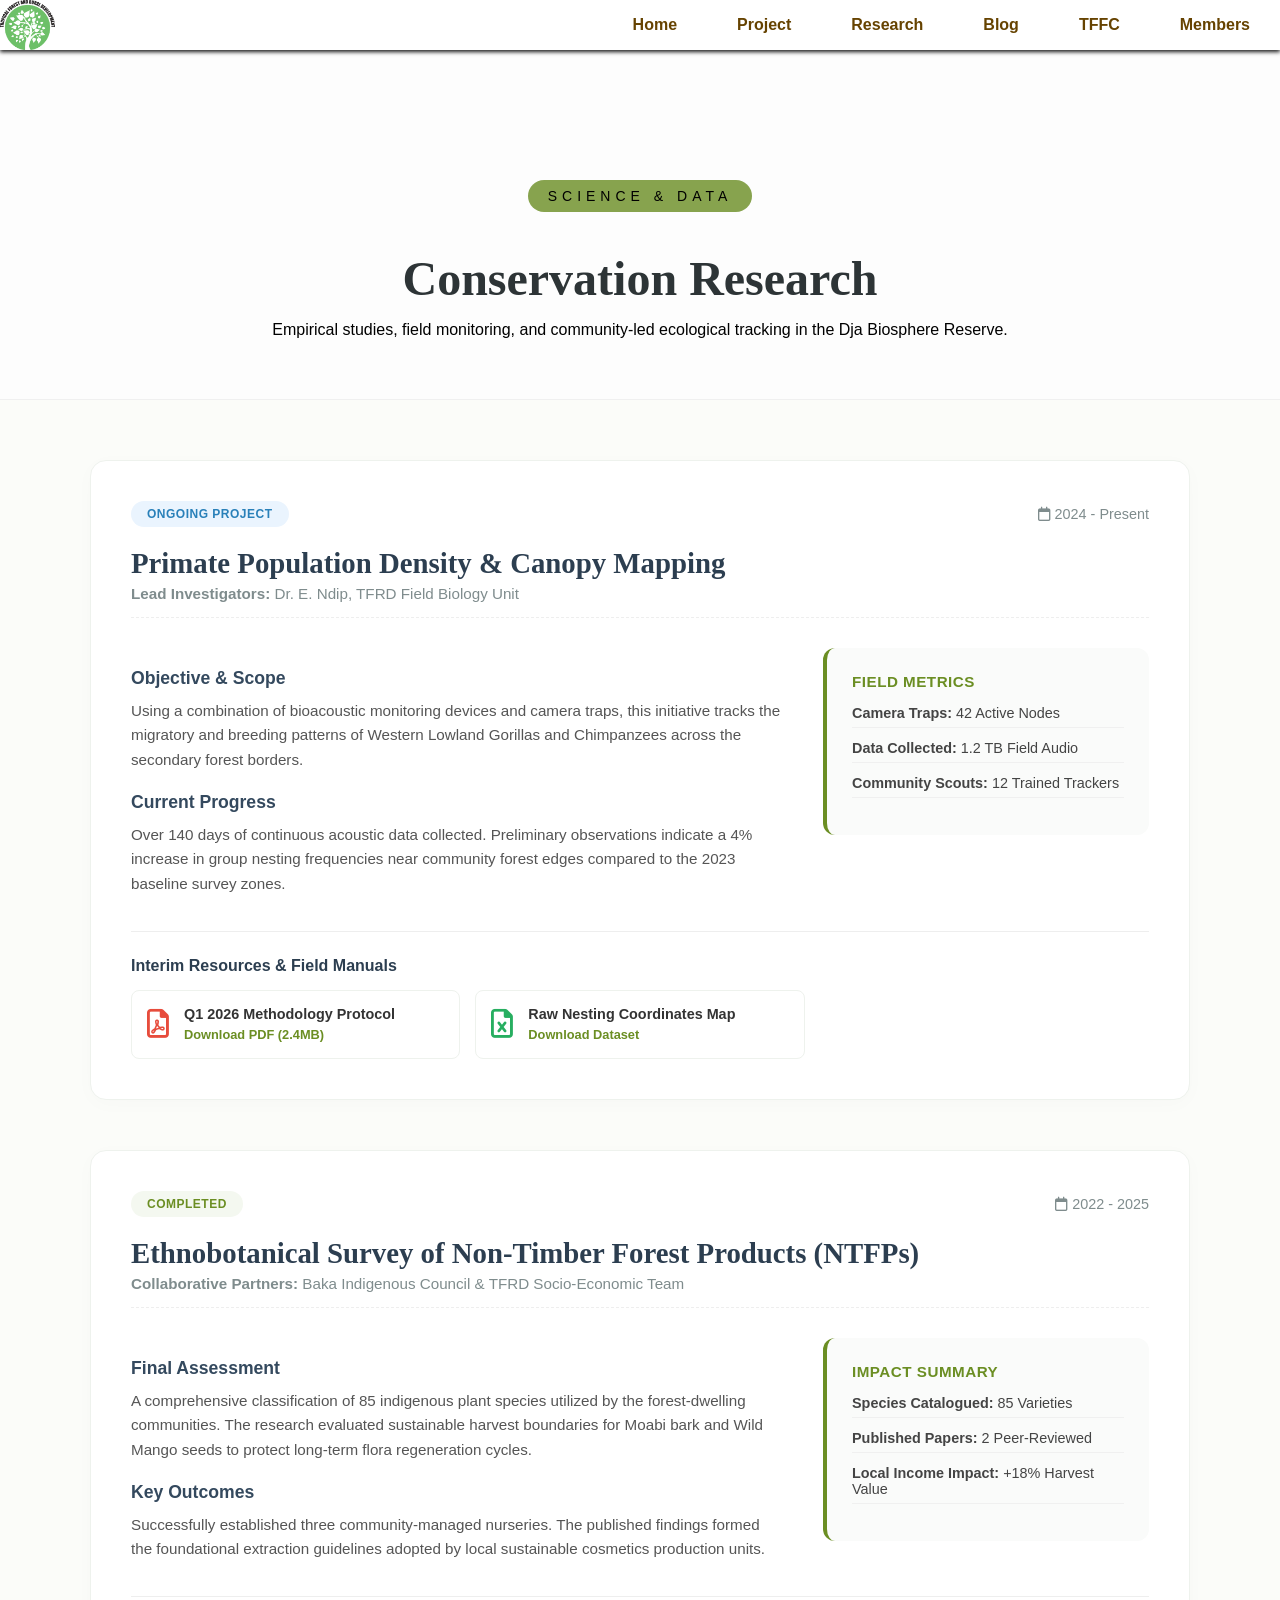
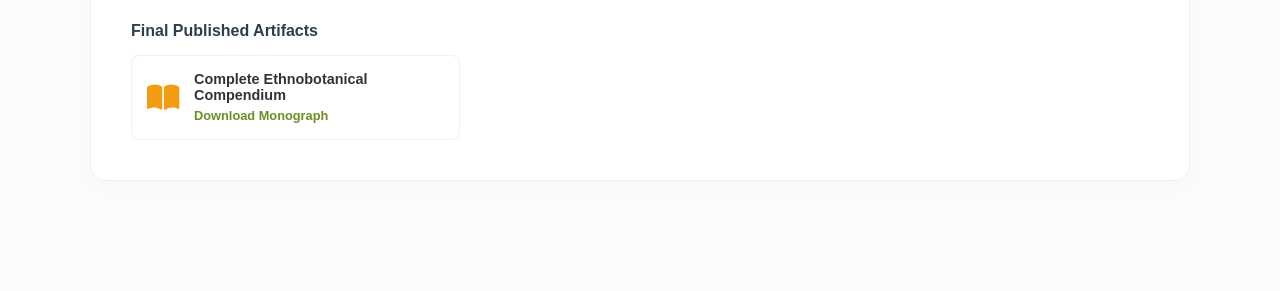
<file: research.html>
<!DOCTYPE html>
<html lang="en">
<head>
    <meta charset="UTF-8">
    <meta name="viewport" content="width=device-width, initial-scale=1.0">
    <title>TFRD | Research & Conservation Science</title>
    <link rel="stylesheet" href="style.css">
    <link rel="stylesheet" href="https://cdnjs.cloudflare.com/ajax/libs/font-awesome/6.0.0/css/all.min.css">
</head>
    <script>
      function showSlidebar(){
        const sidebar = document.querySelector('.sidebar')
        sidebar.style.display = 'flex'
    }
     function hideSlidebar(){
        const sidebar = document.querySelector('.sidebar')
        sidebar.style.display = 'none'
    }
    </script>
<body>

        <nav>
         <button class="burger" onclick = showSlidebar()><svg xmlns="http://www.w3.org/2000/svg" height="40px" viewBox="0 -960 960 960" width="40px" fill="#F19E39"><path d="M120-240v-66.67h720V-240H120Zm0-206.67v-66.66h720v66.66H120Zm0-206.66V-720h720v66.67H120Z"/></svg></button>
         <Ul class="sidebar">
            <li onclick = hideSlidebar()><svg xmlns="http://www.w3.org/2000/svg" height="50px" viewBox="0 -960 960 960" width="40px" fill="#F19E39"><path d="m251.33-204.67-46.66-46.66L433.33-480 204.67-708.67l46.66-46.66L480-526.67l228.67-228.66 46.66 46.66L526.67-480l228.66 228.67-46.66 46.66L480-433.33 251.33-204.67Z"/></svg></li>
            <li><a href="index.html">Home</a></li>
            <li><a href="project.html">Project</a></li>
            <li><a href="research.html">Research</a></li>
            <li><a href="index.html#blog">Blog</a></li>
            <li><a href="tffc.html">TFFC</a></li>
            <li><a href="index.html#member">Members</a></li>
        </Ul>

       <Ul class="desktop-nav">
             <li><img  src="IMAGE/TFRD-logo.png" width="55px"></image></li>
            <li class="hideOnMobile"><a href="index.html">Home</a></li>
            <li class="hideOnMobile"><a href="project.html">Project</a></li>
            <li class="hideOnMobile"><a href="research.html">Research</a></li>
            <li class="hideOnMobile"><a href="index.html#blog">Blog</a></li>
            <li class="hideOnMobile"><a href="tffc.html">TFFC</a></li>
            <li class="hideOnMobile"><a href="index.html#member">Members</a></li>
            
        </Ul>
    </nav>

    <header class="research-hero-banner">
        <div class="hero-inner">
            <span class="welcome-tag">Science & Data</span>
            <h1>Conservation Research</h1>
            <p>Empirical studies, field monitoring, and community-led ecological tracking in the Dja Biosphere Reserve.</p>
        </div>
    </header>

    <main class="research-container">

        <section class="research-item-block ongoing">
            <div class="research-meta-header">
                <span class="status-badge status-ongoing">Ongoing Project</span>
                <span class="research-timeline"><i class="fa-regular fa-calendar"></i> 2024 - Present</span>
            </div>
            
            <h2 class="research-title">Primate Population Density & Canopy Mapping</h2>
            <p class="research-lead"><strong>Lead Investigators:</strong> Dr. E. Ndip, TFRD Field Biology Unit</p>
            
            <div class="research-body-grid">
                <div class="research-text-content">
                    <h3>Objective & Scope</h3>
                    <p>Using a combination of bioacoustic monitoring devices and camera traps, this initiative tracks the migratory and breeding patterns of Western Lowland Gorillas and Chimpanzees across the secondary forest borders.</p>
                    
                    <h3>Current Progress</h3>
                    <p>Over 140 days of continuous acoustic data collected. Preliminary observations indicate a 4% increase in group nesting frequencies near community forest edges compared to the 2023 baseline survey zones.</p>
                </div>

                <div class="research-sidebar-metrics">
                    <div class="metric-card">
                        <h4>Field Metrics</h4>
                        <ul>
                            <li><strong>Camera Traps:</strong> 42 Active Nodes</li>
                            <li><strong>Data Collected:</strong> 1.2 TB Field Audio</li>
                            <li><strong>Community Scouts:</strong> 12 Trained Trackers</li>
                        </ul>
                    </div>
                </div>
            </div>

            <div class="research-attached-files">
                <h4>Interim Resources & Field Manuals</h4>
                <div class="research-download-grid">
                    <div class="r-file-card">
                        <i class="fa-regular fa-file-pdf pdf-color"></i>
                        <div class="r-file-details">
                            <h5>Q1 2026 Methodology Protocol</h5>
                            <a href="documents/methodology-2026.pdf" download>Download PDF (2.4MB)</a>
                        </div>
                    </div>
                    <div class="r-file-card">
                        <i class="fa-regular fa-file-excel excel-color"></i>
                        <div class="r-file-details">
                            <h5>Raw Nesting Coordinates Map</h5>
                            <a href="documents/nesting-coordinates.xlsx" download>Download Dataset</a>
                        </div>
                    </div>
                </div>
            </div>
        </section>


        <section class="research-item-block completed">
            <div class="research-meta-header">
                <span class="status-badge status-completed">Completed</span>
                <span class="research-timeline"><i class="fa-regular fa-calendar"></i> 2022 - 2025</span>
            </div>
            
            <h2 class="research-title">Ethnobotanical Survey of Non-Timber Forest Products (NTFPs)</h2>
            <p class="research-lead"><strong>Collaborative Partners:</strong> Baka Indigenous Council & TFRD Socio-Economic Team</p>
            
            <div class="research-body-grid">
                <div class="research-text-content">
                    <h3>Final Assessment</h3>
                    <p>A comprehensive classification of 85 indigenous plant species utilized by the forest-dwelling communities. The research evaluated sustainable harvest boundaries for Moabi bark and Wild Mango seeds to protect long-term flora regeneration cycles.</p>
                    
                    <h3>Key Outcomes</h3>
                    <p>Successfully established three community-managed nurseries. The published findings formed the foundational extraction guidelines adopted by local sustainable cosmetics production units.</p>
                </div>

                <div class="research-sidebar-metrics">
                    <div class="metric-card">
                        <h4>Impact Summary</h4>
                        <ul>
                            <li><strong>Species Catalogued:</strong> 85 Varieties</li>
                            <li><strong>Published Papers:</strong> 2 Peer-Reviewed</li>
                            <li><strong>Local Income Impact:</strong> +18% Harvest Value</li>
                        </ul>
                    </div>
                </div>
            </div>

            <div class="research-attached-files">
                <h4>Final Published Artifacts</h4>
                <div class="research-download-grid">
                    <div class="r-file-card">
                        <i class="fa-solid fa-book-open book-color"></i>
                        <div class="r-file-details">
                            <h5>Complete Ethnobotanical Compendium</h5>
                            <a href="documents/ntfp-compendium-final.pdf" download>Download Monograph</a>
                        </div>
                    </div>
                </div>
            </div>
        </section>

    </main>

</body>
</html>
</file>
<file: style.css>
*{
    margin: 0;
    padding: 0;
}
body{
    min-height: 100vh;
    font-family: 'Segoe UI', Tahoma, Geneva, Verdana, sans-serif;
    background-color: #fbfcf9;
}

.S2{
    background-image: url(goldenrod.jpg);
    background-size: cover;
    background-repeat: no-repeat;
    background-position: center;
    min-height: 100vh;
    align-content: center;
}
nav{
  
    
    box-shadow: 3px 3px 5px rgba(0, 0, 0, 0.1);
   
}
nav ul{
    width: 100%;
    list-style: none;
    display: flex;
    justify-content: flex-end;
}
nav li{
    height: 50px;
    align-content: center;
    font-weight: bolder;
    border-radius: 30px;
}
nav a{
    height: 100%;
    padding: 0 30px;
    text-decoration: none;
    align-items: center;
    color: rgb(102, 67, 1);
}
nav li:hover{
    background-color: rgb(248, 214, 141);
}
nav li:first-child{
    margin-right: auto;
    text-decoration: solid;
}

.desktop-nav{
  position: -webkit-sticky;
  position: fixed;
  top: 0;
  left: 0;
  right: 0;
  z-index: 1000;
  background-color: white;
  box-shadow: #1a1a1a 0px 2px 4px;
}
.burger{
    position: fixed;
    top: 12px;
    right: 12px;
    margin: 0;
    border: none;
    cursor: pointer;
    background-color: white;
    border-radius: 5px;
    width: 50px;
    height: 50px;
    z-index: 1001;
    display: none;
}

.sidebar{
    position: fixed;
    top: 0;
    right: 0;
    height: 100vh;
    width: min(280px, 90vw);
    z-index: 999;
    background-color: rgba(225, 225, 225, 0.95);
    backdrop-filter: blur(10px);
    box-shadow: -10px 0 10px rgba(0, 0, 0, 0.2);
    display: none;
    flex-direction: column;
    align-items: flex-start;
    justify-content: flex-start;
    padding: 1rem;
}
.sidebar li{
    width: 100%;
    margin-bottom: 0.75rem;
}
.sidebar a{
    width: 100%;
    display: block;
    padding: 0.75rem 1rem;
}
.container{
    justify-content: center;
    display: grid;
    align-content: center;
    overflow-x: hidden;
    padding: 1rem;
}
.wrapper{
    display: flex;
    gap: 20px;
    width: 100%;
    overflow-x: auto;
    scroll-snap-type: x proximity;
    border-radius: 14px;
    align-content: center;
    padding-bottom: 1rem;
}
.card{
    scroll-snap-align: center;
    box-sizing: border-box;
    padding: 20px 30px;
    flex-shrink: 0;
    width: min(400px, 100%);
    max-width: 100%;
    background-color: rgba(250, 246, 246, 0.95);
    border-radius: 14px;
    text-align: center;
    justify-content: center;
}
.image{
    border-radius: 14px;
    background-repeat: no-repeat;
    background-position: center;
    height: 30vh;
    width: 100%;
    justify-content: center;
}
.card1{
    scroll-snap-align: center;
    box-sizing: border-box;
    padding: 20px 30px;
    flex-shrink: 0;
    width: min(400px, 100%);
    max-width: 100%;
    border-radius: 14px;
    text-align: center;
    align-items: center;
}
.buttonX,
.buttonY{
    min-width: 140px;
    width: 100%;
    max-width: 220px;
    border-radius: 35px;
    border-color: darkgoldenrod;
    backdrop-filter: blur(2px);
}
.buttonX{
    height: 9vh;
    background-color: rgba(241, 241, 241, 0.055);
    margin-right: 0;
}
.buttonY{
    height: 9vh;
    background-color: rgb(233, 155, 12);
}
.menu-button{
    display: block;
}
@media (max-width: 1000px) {
    nav ul{
        flex-wrap: wrap;
        justify-content: center;
    }
    nav li{
        margin: 0.25rem;
    }
    nav a{
        padding: 0.75rem 16px;
    }
}

@media (max-width: 700px) {
    .desktop-nav{
        display: none;
    }
    .burger{
        display: block;
    }
    .sidebar{
        width: 100%;
    }
    .wrapper{
        gap: 16px;
    }
    .card,
    .card1{
        padding: 16px;
    }
    .buttonX,
    .buttonY{
        min-width: auto;
        width: 100%;
        max-width: none;
    }
}

/*hero styling */
@import url('https://fonts.googleapis.com/css2?family=Playfair+Display:wght@700&family=Poppins:wght@300;400;600&display=swap');

    .welcome-hero {
      position: relative;
      min-height: 100vh;
      display: flex;
      align-items: center;
      justify-content: center;
      padding: 0 20px;
      /* Split background representing Food (left) and Cosmetics (right) */
     background-image: url(IMAGE/TFRD.jpg);
      background-size: cover;
      background-position: center;
      color: #fff;
      text-align: center;
      overflow: hidden;
    }

  
    .welcome-tag {
      font-family: 'Poppins', sans-serif;
      text-transform: uppercase;
      letter-spacing: 5px;
      font-size: 14px;
      background: rgba(107, 142, 35, 0.8); /* Sage Green */
      padding: 8px 20px;
      border-radius: 50px;
      display: inline-block;
      margin-bottom: 24px;
      margin-top: 60px;
    }

    .hero-title {
      font-family: 'Playfair Display', serif;
      font-size: clamp(30px, 5vw, 80px); /* Fluid typography */
      line-height: 1.1;
      margin-bottom: 25px;
      text-shadow: 2px 4px 10px rgba(0,0,0,0.3);
    }

    .hero-title span {
      color: #d4a373; /* Golden Glow */
      font-style: italic;
      font-size:larger
    }

    .hero-description {
      font-family:cursive;
      font-size: 30px;
      line-height: 1.6;
      max-width: 700px;
      margin: 0 auto 40px;
      color: #f0f0f0;
    }

    .hero-btns {
      display: flex;
      gap: 20px;
      justify-content: center;
      flex-wrap: wrap;
    }

    .btn {
      padding: 18px 35px;
      font-family: 'Poppins', sans-serif;
      font-weight: 600;
      text-decoration: none;
      border-radius: 5px;
      transition: all 0.3s ease;
      font-size: 16px;
      min-width: 200px;
    }

    .btn-primary {
      background-color: #6b8e23; /* Sage Green */
      color: white;
    }

    .btn-secondary {
      background-color: transparent;
      color: white;
      border: 2px solid white;
      backdrop-filter: blur(5px);
    }

    .btn:hover {
      transform: translateY(-5px);
      box-shadow: 0 10px 20px rgba(0,0,0,0.2);
    }

    .btn-primary:hover {
      background-color: #556b2f;
    }

    .btn-secondary:hover {
      background-color: white;
      color: #2d3436;
    }

/* About Section Styling */
.about-section {
    padding: 100px 5%;
    background-color: #fdfdfd;
    overflow: hidden;
}

.about-container {
    max-width: auto;
    margin: 0 auto;
}

.about-grid {
    display: grid;
    grid-template-columns: 1.5fr 1fr;
    gap: 90px;
    align-items: center;
}

.section-title {
    font-family: 'Playfair Display', serif;
    font-size: 3rem;
    color: #2d3436;
    margin-bottom: 20px;
}

.about-lead {
    font-size: 1.2rem;
    color: #555;
    margin-bottom: 30px;
    font-weight: 500;
}

.mission-vision {
    display: grid;
    gap: 30px;
    margin-bottom: 30px;
}

.mv-item h3 {
    color: #6b8e23;
    font-family: 'Poppins', sans-serif;
    margin-bottom: 10px;
    border-left: 3px solid #d4a373;
    padding-left: 10px;
}

.mv-item p {
    font-size: 0.95rem;
    line-height: 1.5;
    color: #666;
}

/* Hidden Content Style */
.extra-content {
    display: none;
    padding: 20px;
    background: #f0f4e8;
    border-radius: 8px;
    margin-bottom: 30px;
    border-left: 4px solid #6b8e23;
    animation: fadeIn 0.5s ease;
}

.about-btns {
    display: flex;
    gap: 15px;
}


.btn-outline {
    border: 2px solid #6b8e23;
    color: #6b8e23;
    padding: 18px 35px;
    text-decoration: none;
    border-radius: 5px;
    font-weight: 600;
    text-align: center;
}


.btn-partner {
    background-color: #6b8e23;
    color: white;
    padding: 18px 35px;
    text-decoration: none;
    border-radius: 5px;
    font-weight: 600;
    text-align: center;
}
.btn-project {
    background-color: transparent;
    color: #6b8e23;
    border: 2px solid #6b8e23;
    padding: 18px 35px;
    text-decoration: none;
    border-radius: 5px;
    font-weight: 600;
    text-align: center;
}

/* Image Side */
.about-image-box {
    position: relative;
}

.about-img {
    width: 100%;
    border-radius: 20px;
    box-shadow: 20px 20px 0px #f8d68d;
}

.experience-badge {
    position: absolute;
    bottom: -20px;
    left: -20px;
    background: #6b8e23;
    color: white;
    padding: 20px;
    border-radius: 15px;
    text-align: center;
    box-shadow: 0 10px 20px rgba(0,0,0,0.1);
}

.experience-badge .years {
    display: block;
    font-size: 2rem;
    font-weight: bold;
}

@keyframes fadeIn {
    from { opacity: 0; transform: translateY(10px); }
    to { opacity: 1; transform: translateY(0); }
}

/* Responsive */
@media (max-width: 680px) {
    .about-grid {
        grid-template-columns: 1fr;
    }
    .about-image-box {
        order: -1;
        margin-bottom: 40px;
    }
    .about-img {
    width: auto;
    width: 60%;
    }
    .about-text{ width: 70%;
    }
    .btn{
        width: 30px;
    }
    
}
    

/* Blog Section Styling */
.blog-section {
    padding: 80px 5%;
    background-color: #fff;
}

.blog-header {
    text-align: center;
    margin-bottom: 50px;
}

/* Filter Buttons */
.filter-group {
    margin-top: 25px;
    display: flex;
    justify-content: center;
    gap: 15px;
}

.filter-btn {
    padding: 10px 25px;
    border: 2px solid #6b8e23;
    background: transparent;
    color: #6b8e23;
    border-radius: 30px;
    cursor: pointer;
    font-weight: 600;
    transition: 0.3s ease;
}

.filter-btn.active, .filter-btn:hover {
    background: #6b8e23;
    color: white;
}

/* Blog Grid */
.blog-grid {
    display: grid;
    grid-template-columns: repeat(auto-fill, minmax(320px, 1fr));
    gap: 30px;
    margin-bottom: 60px;
}

.blog-card {
    background: #fdfdfd;
    border-radius: 15px;
    overflow: hidden;
    box-shadow: 0 10px 30px rgba(0,0,0,0.05);
    transition: transform 0.3s ease;
}

.blog-card:hover {
    transform: translateY(-10px);
}

.card-img-wrapper {
    position: relative;
    height: 220px;
}

.card-img-wrapper img {
    width: 100%;
    height: 100%;
    object-fit: cover;
}

.card-tag {
    position: absolute;
    top: 15px;
    left: 15px;
    background: #d4a373;
    color: white;
    padding: 5px 15px;
    border-radius: 5px;
    font-size: 0.8rem;
    font-weight: bold;
}

/* Ensure the wrapper handles the embedded video dimensions */
.card-img-wrapper iframe {
    width: 100%;
    height: 100%;
    object-fit: cover;
    border: none;
}

.tag-event { background: #6b8e23; }

.card-body {
    padding: 25px;
}

.post-date {
    font-size: 0.85rem;
    color: #888;
    display: block;
    margin-bottom: 10px;
}

.card-body h3 {
    font-family: 'Playfair Display', serif;
    margin-bottom: 15px;
    color: #2d3436;
}

.read-more {
    color: #6b8e23;
    text-decoration: none;
    font-weight: bold;
    font-size: 0.9rem;
}

/* Project CTA */
.blog-footer-cta {
    text-align: center;
    padding: 40px;
    background: #f8f1e5;
    border-radius: 15px;
}

.blog-footer-cta p {
    margin-bottom: 20px;
    font-size: 1.1rem;
    color: #555;
}

/* Member & Partners Styling */
.member-section {
    padding: 80px 5%;
    background-color: #f9f9f9;
}

.team-grid {
    display: grid;
    grid-template-columns: repeat(auto-fit, minmax(250px, 1fr));
    gap: 30px;
    margin-top: 50px;
}

.member-card {
    background: white;
    border-radius: 15px;
    padding: 20px;
    text-align: center;
    box-shadow: 0 4px 15px rgba(0,0,0,0.05);
    transition: all 0.4s ease;
    
}

.member-img {
    width: 150px;
    height: 150px;
    margin: 0 auto 20px;
    border-radius: 50%;
    overflow: hidden;
    border: 4px solid #f8d68d;
}

.member-img1 {
    width: 300px;
    height: 300px;
    
}

.member-img img {
    width: 100%;
    height: 100%;
    object-fit: cover;
}

.member-info h3 {
    font-family: 'Playfair Display', serif;
    color: #2d3436;
    margin-bottom: 5px;
}

.member-info span {
    color: #6b8e23;
    font-weight: 600;
    font-size: 0.9rem;
}

.load-more-container {
    text-align: center;
    margin-top: 40px;
}

/* Partners Section */
.section-divider {
    border: 0;
    height: 1px;
    background: linear-gradient(to right, transparent, #d4a373, transparent);
    margin: 80px 0;
}

.partners-area {
    text-align: center;
}

.partners-area h3 {
    font-family: 'Poppins', sans-serif;
    color: #888;
    text-transform: uppercase;
    letter-spacing: 2px;
    font-size: 1rem;
    margin-bottom: 40px;
}

.partner-logos {
    display: flex;
    justify-content: center;
    align-items: center;
    flex-wrap: wrap;
    gap: 50px;
}

.partner-logo {
    height: 60px;
    width: auto;
    opacity: 1;
    transition: 0.3s ease;
    border-radius:"100px";
}

.partner-logo:hover {
    opacity: 1;
    transform: scale(1.1);
}

/* Footer Styles */
.main-footer {
    background-color: #1a1a1a;
    color: #ffffff;
    padding: 80px 5% 20px;
    font-family: 'Poppins', sans-serif;
}

.footer-container {
    max-width: 1200px;
    margin: 0 auto;
    display: grid;
    grid-template-columns: repeat(auto-fit, minmax(250px, 1fr));
    gap: 40px;
    margin-bottom: 50px;
}

.footer-col h3 {
    color: #d4a373; /* Golden Glow */
    margin-bottom: 25px;
    font-size: 1.2rem;
}

.footer-logo {
    font-family: 'Playfair Display', serif;
    font-size: 2.5rem;
    color: #6b8e23;
    margin-bottom: 15px;
}

.footer-about {
    color: #bbb;
    line-height: 1.6;
    margin-bottom: 20px;
}

.contact-list {
    list-style: none;
    color: #bbb;
}

.contact-list li {
    margin-bottom: 15px;
}

/* Newsletter Form */
.footer-newsletter {
    display: flex;
    margin-top: 20px;
    margin-bottom: 25px;
}

.footer-newsletter input {
    padding: 12px;
    border: none;
    border-radius: 5px 0 0 5px;
    flex-grow: 1;
    outline: none;
}

.footer-newsletter button {
    background: #6b8e23;
    color: white;
    border: none;
    padding: 0 20px;
    border-radius: 0 5px 5px 0;
    cursor: pointer;
    transition: 0.3s;
}

.footer-newsletter button:hover {
    background: #d4a373;
}

/* Social Icons (using placeholders for background colors) */
.social-links {
    display: flex;
    gap: 12px;
}

.social-icon {
    width: 35px;
    height: 35px;
    background: #333;
    display: flex;
    align-items: center;
    justify-content: center;
    border-radius: 50%;
    transition: 0.3s;
    text-decoration: none;
}

.social-icon:hover {
    background: #d4a373;
    transform: translateY(-3px);
}


/* Footer Bottom */
.footer-bottom {
    border-top: 1px solid #333;
    padding-top: 20px;
    font-size: 0.85rem;
    color: #777;
}

.bottom-container {
    display: flex;
    justify-content: space-between;
    align-items: center;
    max-width: 1200px;
    margin: 0 auto;
}

.developer-tag {
    color: #d4a373;
    font-weight: bold;
}

.dev-logo{
    width: 50px;
    height: 50px;
    border-radius: 15%;
    align-items: center;
}

@media (max-width: 768px) {
    .bottom-container {
        flex-direction: column;
        gap: 10px;
        text-align: center;
    }
}

/* --- RESOURCE PAGE STYLES --- */

.resource-hero {
    background: linear-gradient(rgba(0,0,0,0.6), rgba(0,0,0,0.6)), url('pictures/leaves.jpg');
    background-size: cover;
    color: white;
    text-align: center;
    padding: 120px 5% 80px;
}

.section-title {
    text-align: center;
    margin: 50px 0;
    font-family: 'Playfair Display', serif;
    font-size: 2.5rem;
}

/* Download Grid */
.download-grid {
    display: flex;
    flex-wrap: wrap;
    gap: 30px;
    padding: 0 5%;
}

.download-card {
    background: #fdfdfd;
    border: 1px solid #eee;
    padding: 25px;
    border-radius: 12px;
    display: flex;
    align-items: center;
    gap: 20px;
    transition: 0.3s;
}

.download-card:hover {
    box-shadow: 0 10px 20px rgba(0,0,0,0.05);
    border-color: #6b8e23;
}

.file-icon {
    font-size: 3rem;
    color: #e74c3c; /* PDF Red */
}

.download-btn {
    display: inline-block;
    margin-top: 10px;
    color: #6b8e23;
    text-decoration: none;
    font-weight: bold;
}

/* --- LIBRARY SECTION STYLES --- */

.books-library-section {
    padding: 80px 5%;
    background-color: #fcfcfc;
}

/* 1. Filters */
.book-filters {
    display: flex;
    justify-content: center;
    gap: 15px;
    margin-bottom: 50px;
    flex-wrap: wrap;
}

.b-filter {
    background: white;
    border: 1px solid #ddd;
    padding: 8px 20px;
    border-radius: 30px;
    cursor: pointer;
    font-weight: 500;
    transition: 0.3s;
}

.b-filter.active, .b-filter:hover {
    background: #6b8e23;
    color: white;
    border-color: #6b8e23;
}

/* 2. Grid Layout */
.library-grid {
    display: grid;
    /* Fits many books; min width 220px per book */
    grid-template-columns: repeat(auto-fill, minmax(220px, 1fr));
    gap: 40px;
}

/* 3. Book Card */
.book-item {
    background: white;
    border-radius: 12px;
    overflow: hidden;
    transition: transform 0.3s ease;
    border: 1px solid #f0f0f0;
    display: flex;
    flex-direction: column;
}

.book-item:hover {
    transform: translateY(-10px);
}

.book-cover {
    position: relative;
    height: 300px; /* Traditional book proportions */
    background: #eee;
    overflow: hidden;
}

.book-cover img {
    width: 100%;
    height: 100%;
    object-fit: cover;
}

/* Overlay Effect */
.book-overlay {
    position: absolute;
    top: 0; left: 0;
    width: 100%; height: 100%;
    background: rgba(45, 52, 54, 0.7);
    display: flex;
    align-items: center;
    justify-content: center;
    opacity: 0;
    transition: 0.3s;
}

.book-item:hover .book-overlay {
    opacity: 1;
}

.btn-preview {
    background: white;
    color: #333;
    padding: 10px 20px;
    text-decoration: none;
    border-radius: 5px;
    font-weight: bold;
}

/* Book Meta Data */
.book-meta {
    padding: 20px;
    flex-grow: 1;
    display: flex;
    flex-direction: column;
}

.book-tag {
    font-size: 0.7rem;
    text-transform: uppercase;
    color: #6b8e23;
    letter-spacing: 1px;
    font-weight: 700;
    margin-bottom: 8px;
}

.book-meta h3 {
    font-size: 1.1rem;
    margin-bottom: 10px;
    color: #2d3436;
}

.book-meta p {
    font-size: 0.9rem;
    color: #666;
    margin-bottom: 20px;
    line-height: 1.4;
}

/* Actions Bar */
.book-actions {
    margin-top: auto;
    display: flex;
    justify-content: space-between;
    align-items: center;
    padding-top: 15px;
    border-top: 1px solid #eee;
}

.btn-request {
    background: #d4a373;
    color: white;
    border: none;
    padding: 8px 15px;
    border-radius: 5px;
    cursor: pointer;
    font-size: 0.85rem;
}

.btn-download-link {
    color: #6b8e23;
    font-size: 1.2rem;
}

/* Mobile Responsive */
@media (max-width: 480px) {
    .library-grid {
        grid-template-columns: 1fr 1fr; /* 2 books per row on mobile */
        gap: 15px;
    }
    .book-cover { height: 220px; }
    .book-meta h3 { font-size: 0.95rem; }
}

/* Donation Section */
.donate-section {
    padding: 100px 5%;
}

.donate-container {
    display: grid;
    grid-template-columns: 1fr 1fr;
    gap: 60px;
    align-items: center;
    max-width: 1100px;
    margin: 0 auto;
}

.payment-card {
    background: #fff;
    padding: 40px;
    border-radius: 25px;
    box-shadow: 0 20px 50px rgba(0,0,0,0.1);
    text-align: center;
}

.amount-selector {
    display: flex;
    justify-content: center;
    gap: 10px;
    margin: 20px 0;
}

.amt-btn {
    padding: 10px 15px;
    border: 1px solid #ddd;
    background: none;
    border-radius: 8px;
    cursor: pointer;
}

.amt-btn.active {
    background: #6b8e23;
    color: white;
    border-color: #6b8e23;
}

#customAmount {
    width: 100%;
    padding: 15px;
    margin: 20px 0;
    border-radius: 8px;
    border: 1px solid #ddd;
}

.pay-now-btn {
    width: 100%;
    padding: 18px;
    background: #d4a373;
    color: white;
    border: none;
    border-radius: 8px;
    font-size: 1.1rem;
    font-weight: bold;
    cursor: pointer;
}

.pay-icons {
    font-size: 1.5rem;
    margin: 15px 0;
    display: flex;
    justify-content: center;
    gap: 15px;
    color: #777;
}

/* Mobile Fix */
@media (max-width: 768px) {
    .donate-container { grid-template-columns: 1fr; text-align: center; }
    .book-card { flex-direction: column; }
    .book-img { width: 100%; height: 300px; }
}

/* ============================================================
   RESEARCH PAGE SPECIALIZED STYLES
   ============================================================ */

.research-hero-banner {
    padding: 120px 8% 60px;
    background: #fdfdfd;
    border-bottom: 1px solid #f0f0f0;
    text-align: center;
}

.research-hero-banner h1 {
    font-family: 'Playfair Display', serif;
    font-size: 3rem;
    color: #2d3436;
    margin: 15px 0;
}

.research-container {
    max-width: 1100px;
    margin: 0 auto;
    padding: 60px 5%;
}

/* Base block layout for each research topic */
.research-item-block {
    background: #ffffff;
    border: 1px solid #eef2ed;
    border-radius: 16px;
    padding: 40px;
    margin-bottom: 50px;
    box-shadow: 0 4px 20px rgba(0,0,0,0.02);
    transition: box-shadow 0.3s ease;
}

.research-item-block:hover {
    box-shadow: 0 10px 30px rgba(107, 142, 35, 0.06);
}

/* Status Headers */
.research-meta-header {
    display: flex;
    justify-content: space-between;
    align-items: center;
    margin-bottom: 20px;
}

.status-badge {
    font-size: 0.75rem;
    font-weight: 700;
    text-transform: uppercase;
    padding: 6px 16px;
    border-radius: 30px;
    letter-spacing: 0.5px;
}

.status-ongoing {
    background: #eaf4fe;
    color: #2980b9;
}

.status-completed {
    background: #f4f8f0;
    color: #6b8e23;
}

.research-timeline {
    font-size: 0.9rem;
    color: #7f8c8d;
}

.research-title {
    font-family: 'Playfair Display', serif;
    font-size: 1.8rem;
    color: #2c3e50;
    margin-bottom: 5px;
}

.research-lead {
    font-size: 0.95rem;
    color: #7f8c8d;
    margin-bottom: 30px;
    border-bottom: 1px dashed #eee;
    padding-bottom: 15px;
}

/* Two-column layout content per research item */
.research-body-grid {
    display: grid;
    grid-template-columns: 2fr 1fr;
    gap: 40px;
    margin-bottom: 35px;
}

.research-text-content h3 {
    font-size: 1.1rem;
    color: #34495e;
    margin: 20px 0 10px 0;
}

.research-text-content p {
    color: #555;
    line-height: 1.6;
    font-size: 0.95rem;
}

/* Side Metrics Cards */
.research-sidebar-metrics {
    background: #fafbfa;
    border-radius: 12px;
    padding: 25px;
    align-self: start;
    border-left: 4px solid #6b8e23;
}

.metric-card h4 {
    font-size: 0.95rem;
    text-transform: uppercase;
    color: #6b8e23;
    margin-bottom: 15px;
    letter-spacing: 0.5px;
}

.metric-card ul {
    list-style: none;
    padding: 0;
}

.metric-card ul li {
    font-size: 0.9rem;
    color: #444;
    margin-bottom: 12px;
    border-bottom: 1px solid #f0f0f0;
    padding-bottom: 6px;
}

/* Research Specific File Lists */
.research-attached-files {
    border-top: 1px solid #eee;
    padding-top: 25px;
}

.research-attached-files h4 {
    font-size: 1rem;
    color: #2c3e50;
    margin-bottom: 15px;
}

.research-download-grid {
    display: grid;
    grid-template-columns: repeat(auto-fill, minmax(280px, 1fr));
    gap: 15px;
}

.r-file-card {
    display: flex;
    align-items: center;
    gap: 15px;
    padding: 15px;
    background: #fff;
    border: 1px solid #eef2ed;
    border-radius: 8px;
}

.r-file-card i {
    font-size: 1.8rem;
}

.pdf-color { color: #e74c3c; }
.excel-color { color: #27ae60; }
.book-color { color: #f39c12; }

.r-file-details h5 {
    font-size: 0.9rem;
    color: #333;
    margin-bottom: 3px;
}

.r-file-details a {
    font-size: 0.8rem;
    color: #6b8e23;
    text-decoration: none;
    font-weight: 600;
}

.r-file-details a:hover {
    text-decoration: underline;
}

/* Mobile Responsive System */
@media (max-width: 768px) {
    .research-body-grid {
        grid-template-columns: 1fr;
        gap: 25px;
    }
    .research-item-block {
        padding: 25px;
    }
    .research-title {
        font-size: 1.5rem;
    }
}
</file>
